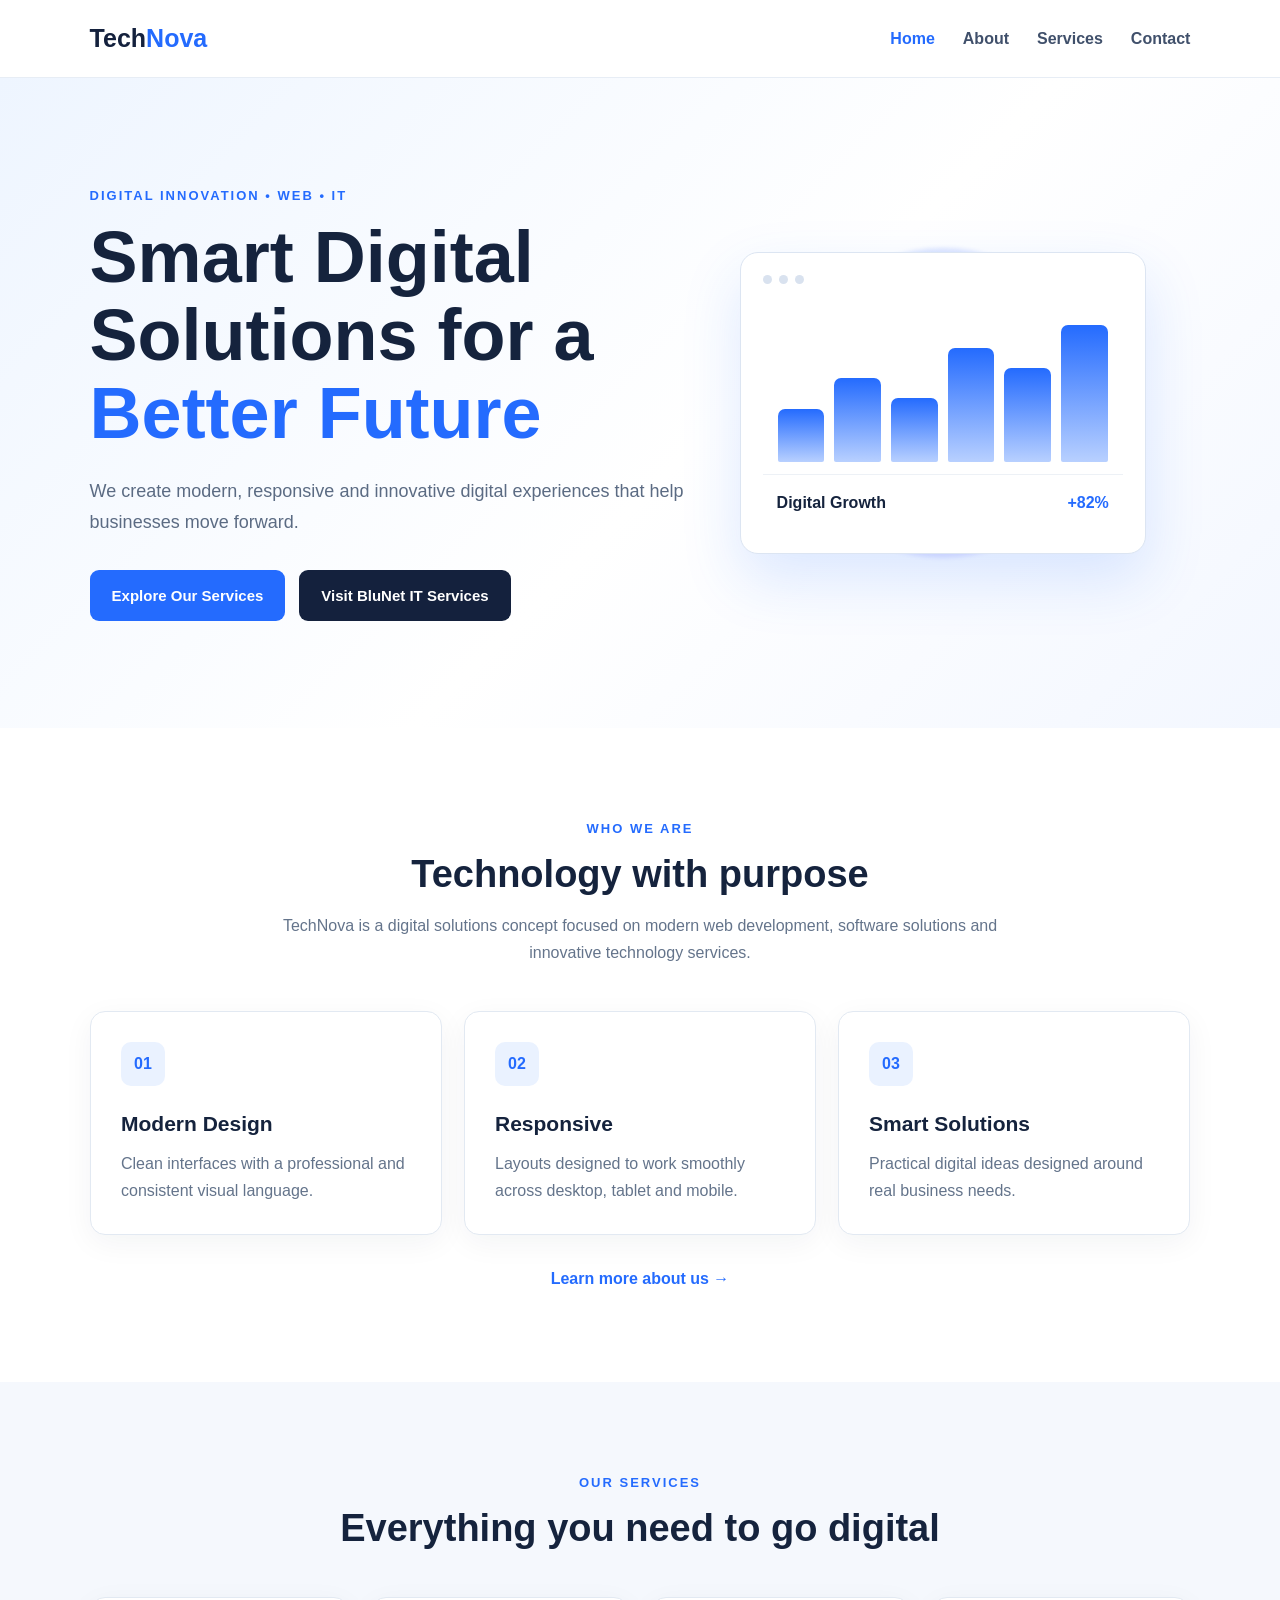
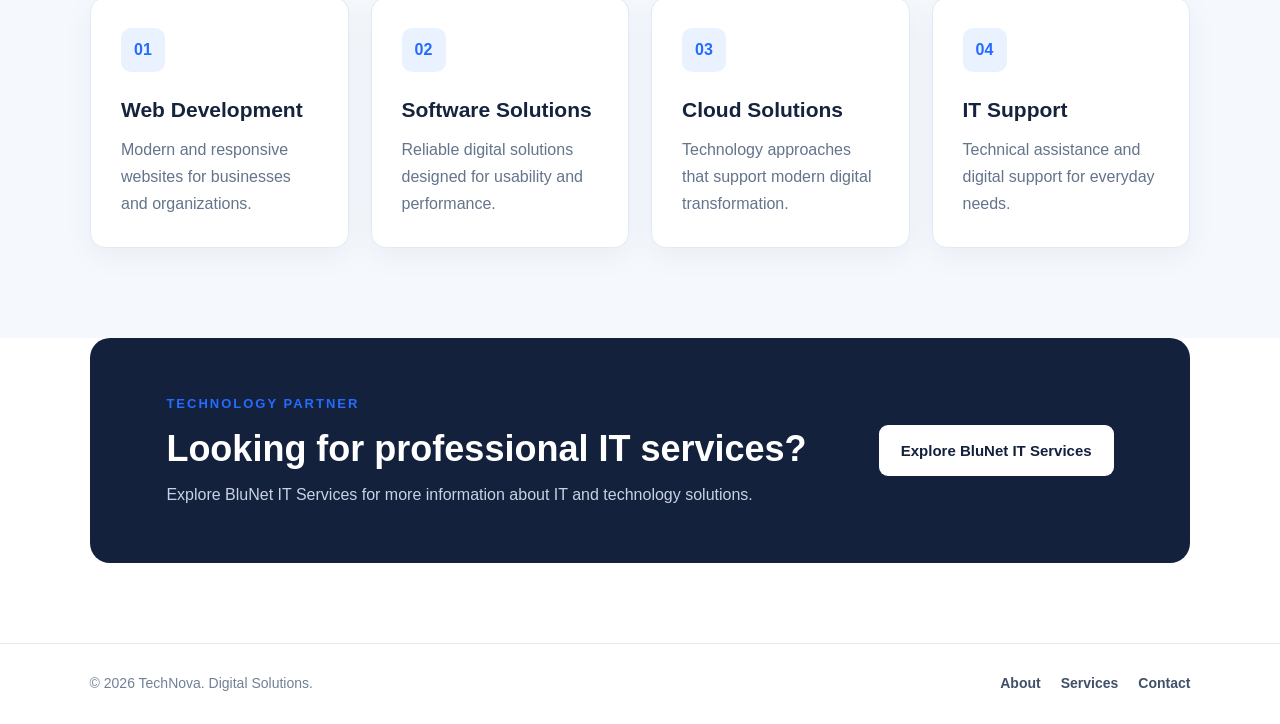
<file: index.html>
<!DOCTYPE html>
<html lang="en">
<head>
<meta charset="UTF-8">
<meta name="viewport" content="width=device-width, initial-scale=1.0">
<title>TechNova | Digital Solutions</title>
<link rel="stylesheet" href="style.css">
</head>
<body>
<header class="header">
  <a class="logo" href="index.html">Tech<span>Nova</span></a>
  <nav>
    <a class="active" href="index.html">Home</a>
    <a href="about.html">About</a>
    <a href="services.html">Services</a>
    <a href="contact.html">Contact</a>
  </nav>
</header>

<main>
<section class="hero">
  <div class="hero-content">
    <p class="eyebrow">DIGITAL INNOVATION • WEB • IT</p>
    <h1>Smart Digital Solutions for a <span>Better Future</span></h1>
    <p>We create modern, responsive and innovative digital experiences that help businesses move forward.</p>
    <div class="buttons">
      <a class="btn primary" href="services.html">Explore Our Services</a>
      <a class="btn secondary" href="https://blunetitservices.in/" target="_blank" rel="noopener">Visit BluNet IT Services</a>
    </div>
  </div>
  <div class="hero-art">
    <div class="orb"></div>
    <div class="dashboard">
      <div class="dash-top"><span></span><span></span><span></span></div>
      <div class="chart"><i></i><i></i><i></i><i></i><i></i><i></i></div>
      <div class="dash-row"><b>Digital Growth</b><strong>+82%</strong></div>
    </div>
  </div>
</section>

<section class="section">
  <div class="section-title">
    <p class="eyebrow">WHO WE ARE</p>
    <h2>Technology with purpose</h2>
    <p>TechNova is a digital solutions concept focused on modern web development, software solutions and innovative technology services.</p>
  </div>
  <div class="feature-grid">
    <article><div class="icon">01</div><h3>Modern Design</h3><p>Clean interfaces with a professional and consistent visual language.</p></article>
    <article><div class="icon">02</div><h3>Responsive</h3><p>Layouts designed to work smoothly across desktop, tablet and mobile.</p></article>
    <article><div class="icon">03</div><h3>Smart Solutions</h3><p>Practical digital ideas designed around real business needs.</p></article>
  </div>
  <a class="text-link" href="about.html">Learn more about us →</a>
</section>

<section class="section tinted">
  <div class="section-title">
    <p class="eyebrow">OUR SERVICES</p>
    <h2>Everything you need to go digital</h2>
  </div>
  <div class="cards">
    <article class="card"><div class="icon">01</div><h3>Web Development</h3><p>Modern and responsive websites for businesses and organizations.</p></article>
    <article class="card"><div class="icon">02</div><h3>Software Solutions</h3><p>Reliable digital solutions designed for usability and performance.</p></article>
    <article class="card"><div class="icon">03</div><h3>Cloud Solutions</h3><p>Technology approaches that support modern digital transformation.</p></article>
    <article class="card"><div class="icon">04</div><h3>IT Support</h3><p>Technical assistance and digital support for everyday needs.</p></article>
  </div>
</section>

<section class="cta">
  <div>
    <p class="eyebrow">TECHNOLOGY PARTNER</p>
    <h2>Looking for professional IT services?</h2>
    <p>Explore BluNet IT Services for more information about IT and technology solutions.</p>
  </div>
  <a class="btn light" href="https://blunetitservices.in/" target="_blank" rel="noopener">Explore BluNet IT Services</a>
</section>
</main>

<footer><p>© 2026 TechNova. Digital Solutions.</p><div><a href="about.html">About</a><a href="services.html">Services</a><a href="contact.html">Contact</a></div></footer>
</body>
</html>
</file>
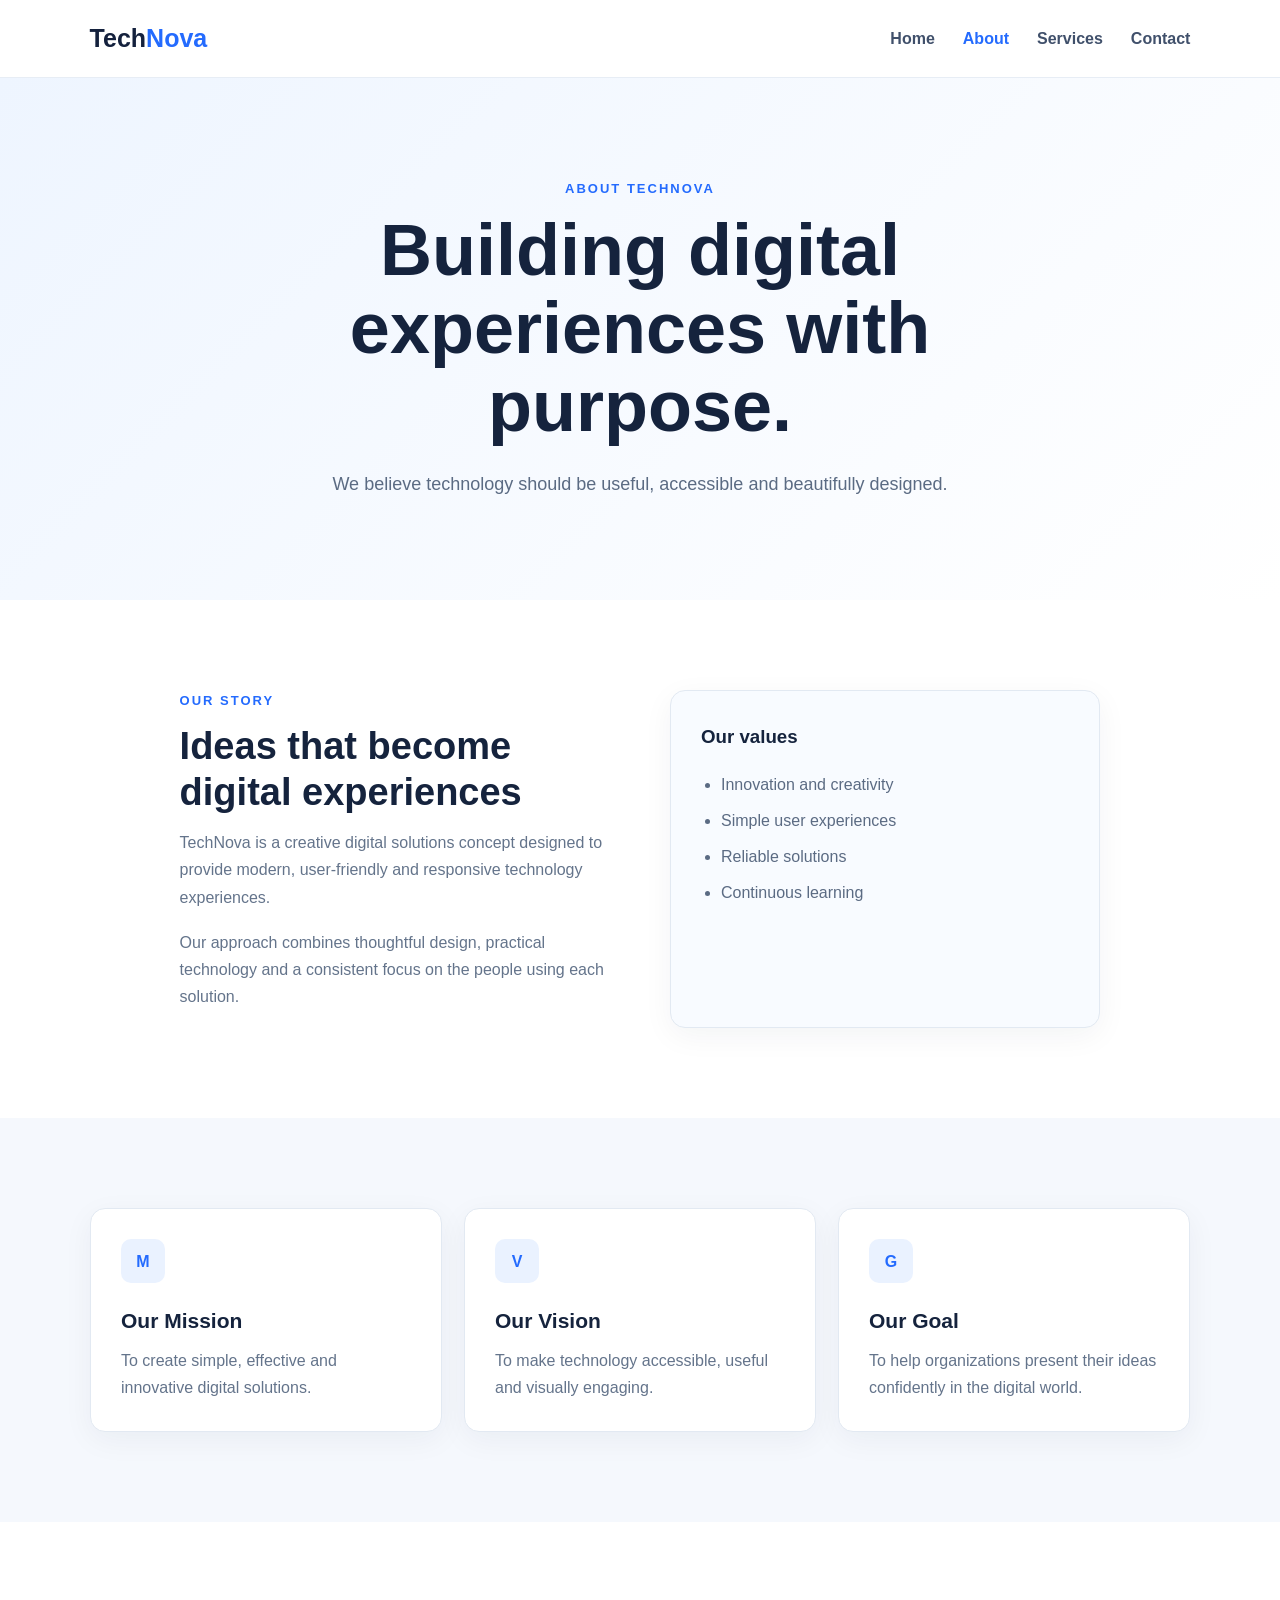
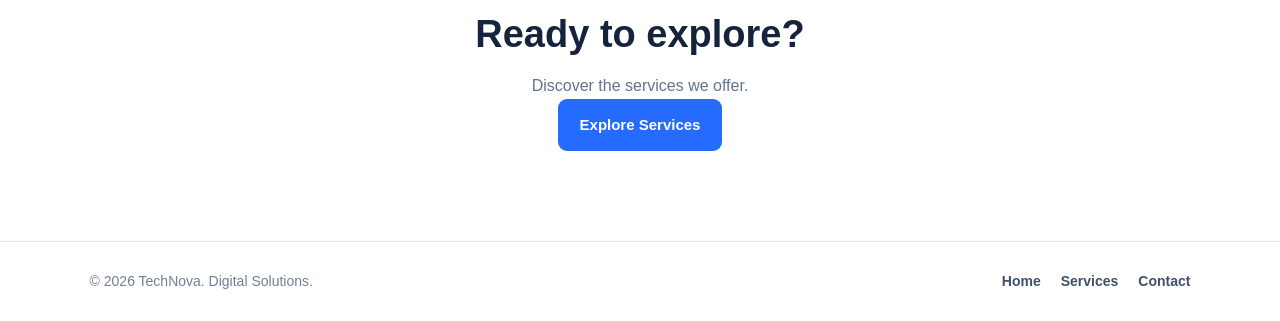
<file: about.html>
<!DOCTYPE html>
<html lang="en">
<head>
<meta charset="UTF-8"><meta name="viewport" content="width=device-width, initial-scale=1.0">
<title>About | TechNova</title><link rel="stylesheet" href="style.css">
</head>
<body>
<header class="header"><a class="logo" href="index.html">Tech<span>Nova</span></a><nav><a href="index.html">Home</a><a class="active" href="about.html">About</a><a href="services.html">Services</a><a href="contact.html">Contact</a></nav></header>
<main>
<section class="page-hero"><p class="eyebrow">ABOUT TECHNOVA</p><h1>Building digital experiences with purpose.</h1><p>We believe technology should be useful, accessible and beautifully designed.</p></section>
<section class="section two-col">
<div><p class="eyebrow">OUR STORY</p><h2>Ideas that become digital experiences</h2><p>TechNova is a creative digital solutions concept designed to provide modern, user-friendly and responsive technology experiences.</p><p>Our approach combines thoughtful design, practical technology and a consistent focus on the people using each solution.</p></div>
<div class="info-box"><h3>Our values</h3><ul><li>Innovation and creativity</li><li>Simple user experiences</li><li>Reliable solutions</li><li>Continuous learning</li></ul></div>
</section>
<section class="section tinted"><div class="feature-grid"><article><div class="icon">M</div><h3>Our Mission</h3><p>To create simple, effective and innovative digital solutions.</p></article><article><div class="icon">V</div><h3>Our Vision</h3><p>To make technology accessible, useful and visually engaging.</p></article><article><div class="icon">G</div><h3>Our Goal</h3><p>To help organizations present their ideas confidently in the digital world.</p></article></div></section>
<section class="center section"><h2>Ready to explore?</h2><p>Discover the services we offer.</p><a class="btn primary" href="services.html">Explore Services</a></section>
</main>
<footer><p>© 2026 TechNova. Digital Solutions.</p><div><a href="index.html">Home</a><a href="services.html">Services</a><a href="contact.html">Contact</a></div></footer>
</body>
</html>
</file>
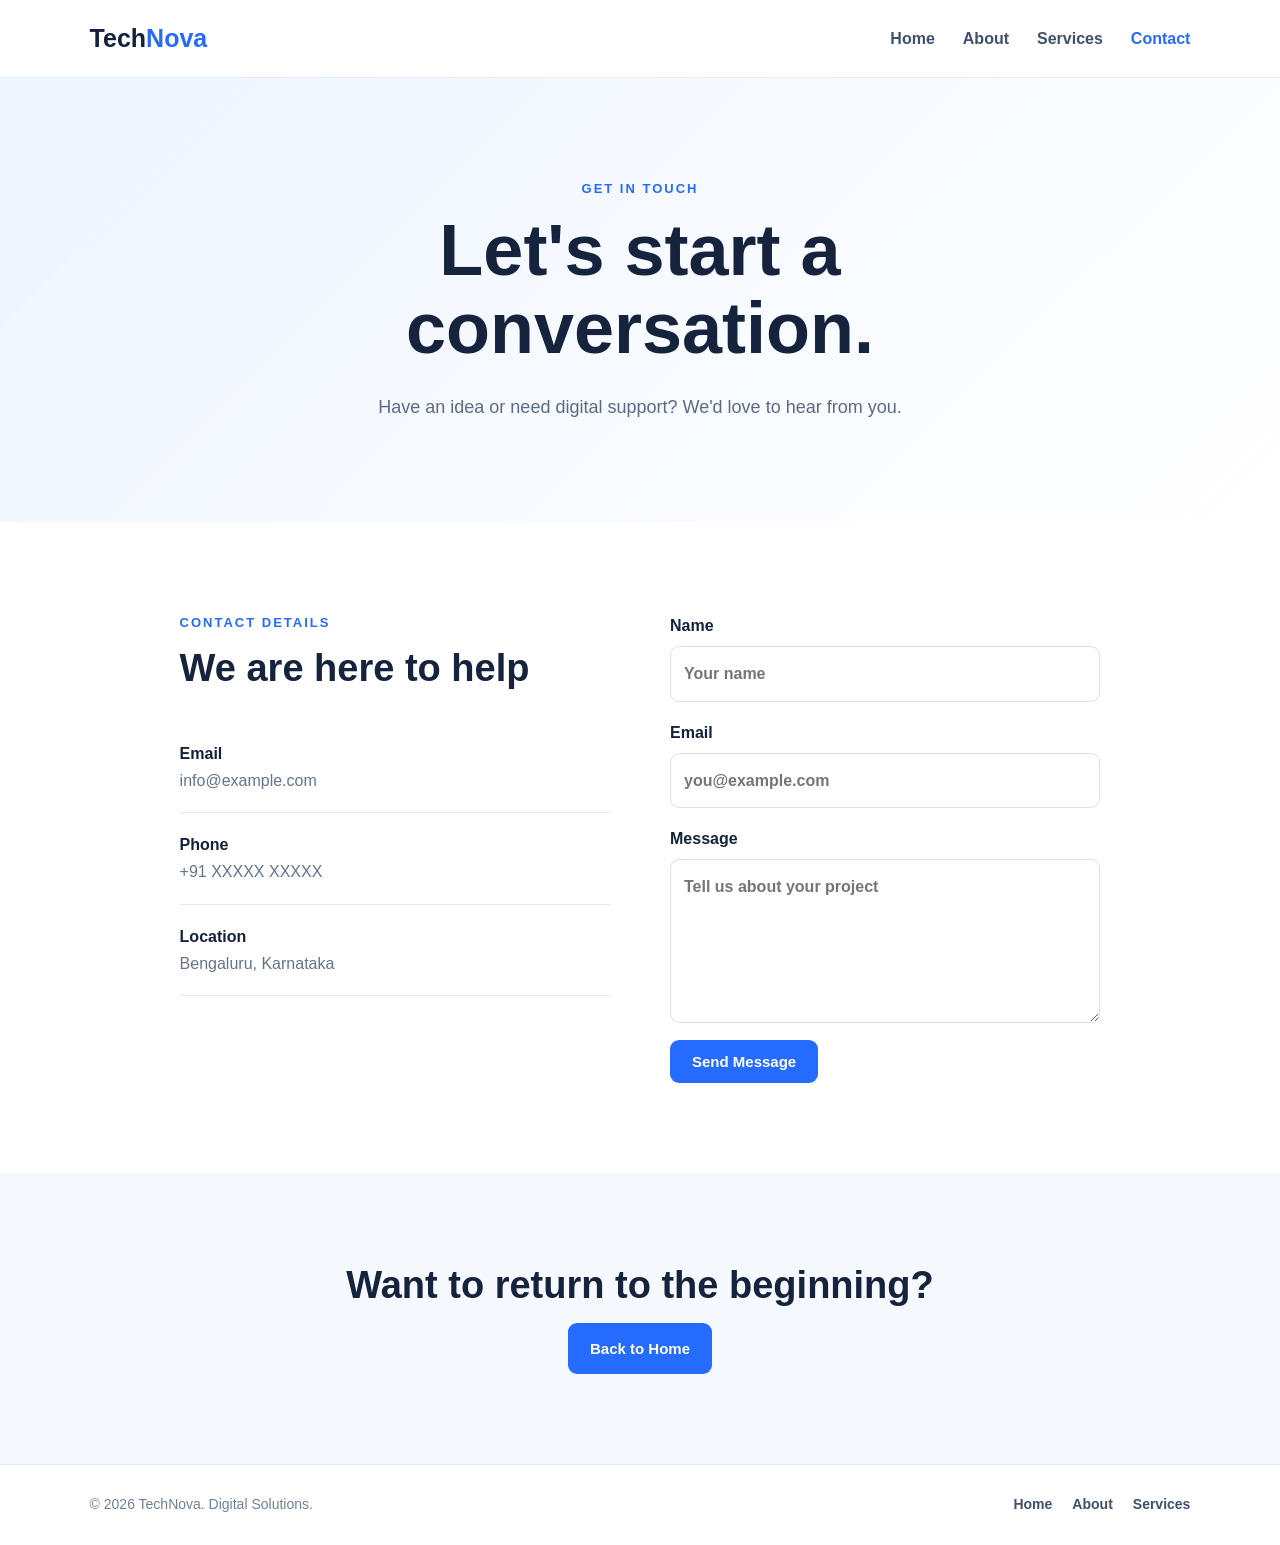
<file: contact.html>
<!DOCTYPE html>
<html lang="en">
<head>
<meta charset="UTF-8"><meta name="viewport" content="width=device-width, initial-scale=1.0">
<title>Contact | TechNova</title><link rel="stylesheet" href="style.css">
</head>
<body>
<header class="header"><a class="logo" href="index.html">Tech<span>Nova</span></a><nav><a href="index.html">Home</a><a href="about.html">About</a><a href="services.html">Services</a><a class="active" href="contact.html">Contact</a></nav></header>
<main>
<section class="page-hero"><p class="eyebrow">GET IN TOUCH</p><h1>Let's start a conversation.</h1><p>Have an idea or need digital support? We'd love to hear from you.</p></section>
<section class="section two-col">
<div><p class="eyebrow">CONTACT DETAILS</p><h2>We are here to help</h2><div class="contact-list"><div><strong>Email</strong><span>info@example.com</span></div><div><strong>Phone</strong><span>+91 XXXXX XXXXX</span></div><div><strong>Location</strong><span>Bengaluru, Karnataka</span></div></div></div>
<form class="form" onsubmit="event.preventDefault(); alert('Thank you! This demo form has been submitted.');"><label>Name<input type="text" placeholder="Your name" required></label><label>Email<input type="email" placeholder="you@example.com" required></label><label>Message<textarea rows="5" placeholder="Tell us about your project" required></textarea></label><button class="btn primary" type="submit">Send Message</button></form>
</section>
<section class="center section tinted"><h2>Want to return to the beginning?</h2><a class="btn primary" href="index.html">Back to Home</a></section>
</main>
<footer><p>© 2026 TechNova. Digital Solutions.</p><div><a href="index.html">Home</a><a href="about.html">About</a><a href="services.html">Services</a></div></footer>
</body>
</html>
</file>
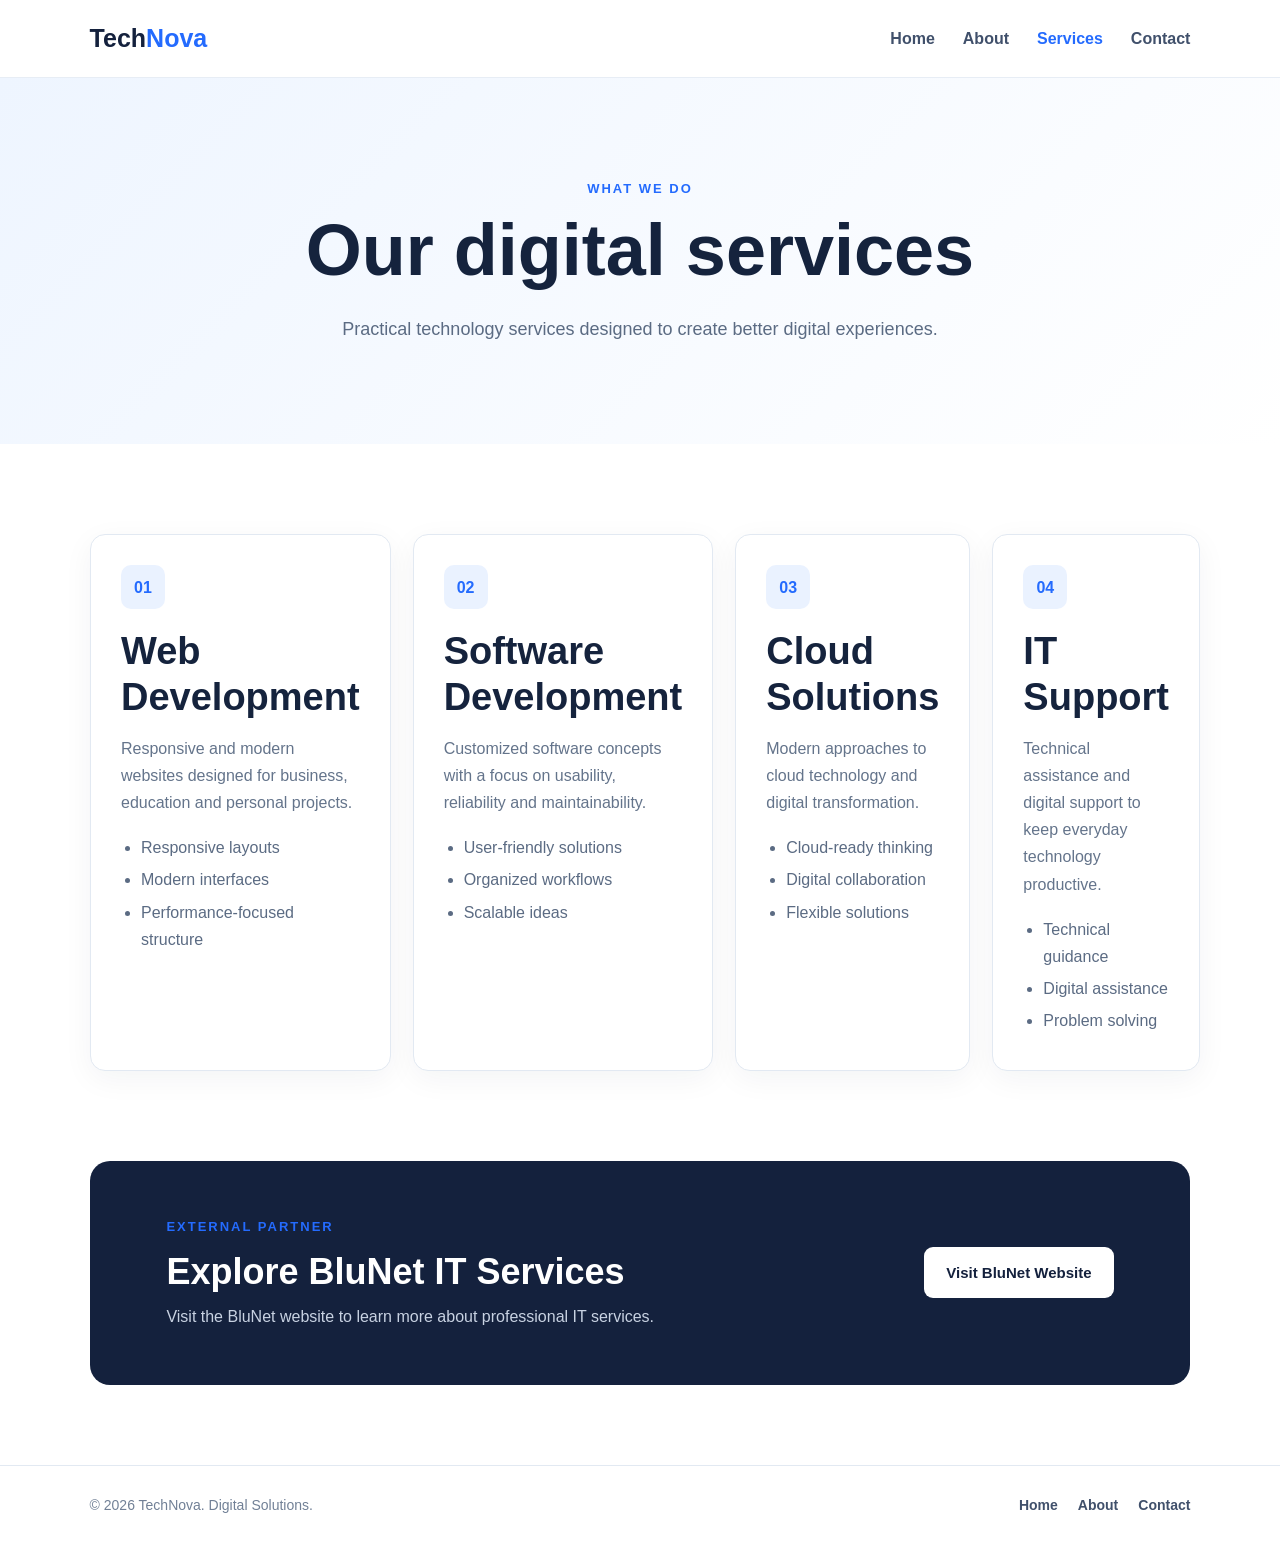
<file: services.html>
<!DOCTYPE html>
<html lang="en">
<head>
<meta charset="UTF-8"><meta name="viewport" content="width=device-width, initial-scale=1.0">
<title>Services | TechNova</title><link rel="stylesheet" href="style.css">
</head>
<body>
<header class="header"><a class="logo" href="index.html">Tech<span>Nova</span></a><nav><a href="index.html">Home</a><a href="about.html">About</a><a class="active" href="services.html">Services</a><a href="contact.html">Contact</a></nav></header>
<main>
<section class="page-hero"><p class="eyebrow">WHAT WE DO</p><h1>Our digital services</h1><p>Practical technology services designed to create better digital experiences.</p></section>
<section class="section"><div class="cards">
<article class="card large"><div class="icon">01</div><h2>Web Development</h2><p>Responsive and modern websites designed for business, education and personal projects.</p><ul><li>Responsive layouts</li><li>Modern interfaces</li><li>Performance-focused structure</li></ul></article>
<article class="card large"><div class="icon">02</div><h2>Software Development</h2><p>Customized software concepts with a focus on usability, reliability and maintainability.</p><ul><li>User-friendly solutions</li><li>Organized workflows</li><li>Scalable ideas</li></ul></article>
<article class="card large"><div class="icon">03</div><h2>Cloud Solutions</h2><p>Modern approaches to cloud technology and digital transformation.</p><ul><li>Cloud-ready thinking</li><li>Digital collaboration</li><li>Flexible solutions</li></ul></article>
<article class="card large"><div class="icon">04</div><h2>IT Support</h2><p>Technical assistance and digital support to keep everyday technology productive.</p><ul><li>Technical guidance</li><li>Digital assistance</li><li>Problem solving</li></ul></article>
</div></section>
<section class="cta"><div><p class="eyebrow">EXTERNAL PARTNER</p><h2>Explore BluNet IT Services</h2><p>Visit the BluNet website to learn more about professional IT services.</p></div><a class="btn light" href="https://blunetitservices.in/" target="_blank" rel="noopener">Visit BluNet Website</a></section>
</main>
<footer><p>© 2026 TechNova. Digital Solutions.</p><div><a href="index.html">Home</a><a href="about.html">About</a><a href="contact.html">Contact</a></div></footer>
</body>
</html>
</file>
<file: style.css>
*{box-sizing:border-box;margin:0;padding:0}html{scroll-behavior:smooth}body{font-family:Arial,Helvetica,sans-serif;color:#15233d;background:#fff;line-height:1.7}.header{height:78px;display:flex;align-items:center;justify-content:space-between;padding:0 7%;border-bottom:1px solid #e7edf5;background:#fff;position:sticky;top:0;z-index:10}.logo{font-size:25px;font-weight:800;color:#14213d;text-decoration:none}.logo span{color:#246bfe}nav{display:flex;gap:28px}nav a,footer a{color:#40506b;text-decoration:none;font-weight:600}nav a:hover,nav .active{color:#246bfe}.hero{min-height:650px;padding:90px 7%;display:grid;grid-template-columns:1.1fr .9fr;align-items:center;background:linear-gradient(135deg,#eef5ff,#fff 55%,#f3f7ff)}.eyebrow{font-size:13px;letter-spacing:2px;color:#246bfe;font-weight:800;margin-bottom:12px}.hero h1,.page-hero h1{font-size:clamp(42px,6vw,72px);line-height:1.08;max-width:800px;margin-bottom:24px}.hero h1 span{color:#246bfe}.hero p:not(.eyebrow),.page-hero p:not(.eyebrow){font-size:18px;color:#5b6b83;max-width:650px}.buttons{display:flex;gap:14px;flex-wrap:wrap;margin-top:32px}.btn{display:inline-block;padding:13px 22px;border-radius:9px;text-decoration:none;font-weight:700;border:0;cursor:pointer;font-size:15px}.primary{background:#246bfe;color:#fff}.secondary{background:#14213d;color:#fff}.light{background:#fff;color:#14213d}.hero-art{min-height:420px;position:relative;display:grid;place-items:center}.orb{position:absolute;width:310px;height:310px;border-radius:50%;background:linear-gradient(135deg,#246bfe,#7b61ff);opacity:.16;filter:blur(2px)}.dashboard{width:82%;max-width:420px;background:#fff;border:1px solid #dce5f2;border-radius:18px;padding:22px;box-shadow:0 25px 60px rgba(36,107,254,.15);position:relative}.dash-top{display:flex;gap:7px}.dash-top span{width:9px;height:9px;border-radius:50%;background:#d9e2ef}.chart{height:190px;display:flex;align-items:end;gap:10px;padding:25px 15px 12px}.chart i{display:block;flex:1;border-radius:7px 7px 2px 2px;background:linear-gradient(#246bfe,#b8d0ff)}.chart i:nth-child(1){height:35%}.chart i:nth-child(2){height:55%}.chart i:nth-child(3){height:42%}.chart i:nth-child(4){height:75%}.chart i:nth-child(5){height:62%}.chart i:nth-child(6){height:90%}.dash-row{display:flex;justify-content:space-between;padding:14px;border-top:1px solid #edf1f6}.dash-row strong{color:#246bfe}.section{padding:90px 7%}.section-title{text-align:center;max-width:760px;margin:0 auto 45px}.section-title h2,.section h2{font-size:38px;line-height:1.2;margin-bottom:14px}.section-title>p:last-child,.section>p{color:#64748b}.feature-grid,.cards{display:grid;grid-template-columns:repeat(3,1fr);gap:22px;max-width:1100px;margin:auto}.cards{grid-template-columns:repeat(4,1fr)}.feature-grid article,.card,.info-box{padding:30px;border:1px solid #e2e9f2;border-radius:15px;background:#fff;box-shadow:0 8px 30px rgba(20,33,61,.05)}.card.large{min-height:330px}.card ul,.info-box ul{margin:18px 0 0 20px;color:#5b6b83}.card li{margin:5px 0}.icon{width:44px;height:44px;border-radius:10px;background:#eaf2ff;color:#246bfe;display:grid;place-items:center;font-weight:800;margin-bottom:20px}.feature-grid h3,.card h3{font-size:21px;margin-bottom:8px}.feature-grid p,.card p{color:#64748b}.text-link{display:block;text-align:center;margin-top:30px;color:#246bfe;text-decoration:none;font-weight:800}.tinted{background:#f5f8fd}.cta{margin:0 7% 80px;padding:55px 6%;border-radius:20px;background:#14213d;color:#fff;display:flex;align-items:center;justify-content:space-between;gap:30px}.cta h2{font-size:36px;line-height:1.2;margin-bottom:10px}.cta p:not(.eyebrow){color:#c8d2e2}.page-hero{padding:100px 7%;background:linear-gradient(135deg,#eef5ff,#fff);text-align:center}.page-hero h1,.page-hero p:not(.eyebrow){margin-left:auto;margin-right:auto}.two-col{display:grid;grid-template-columns:1fr 1fr;gap:60px;max-width:1100px;margin:auto}.two-col>div>p:not(.eyebrow){color:#64748b;margin-bottom:18px}.info-box{background:#f8fbff}.info-box li{margin:9px 0}.center{text-align:center}.contact-list{margin-top:30px}.contact-list div{padding:18px 0;border-bottom:1px solid #e2e9f2;display:flex;flex-direction:column}.contact-list strong{color:#14213d}.contact-list span{color:#64748b}.form{display:flex;flex-direction:column;gap:17px}.form label{font-weight:700}.form input,.form textarea{width:100%;display:block;margin-top:7px;border:1px solid #d9e2ee;border-radius:9px;padding:13px;font:inherit;outline:none}.form input:focus,.form textarea:focus{border-color:#246bfe}.form button{align-self:flex-start}footer{padding:28px 7%;border-top:1px solid #e2e9f2;display:flex;justify-content:space-between;gap:20px;color:#718096;font-size:14px}footer div{display:flex;gap:20px}@media(max-width:850px){.hero{grid-template-columns:1fr;padding-top:65px}.hero-art{display:none}.feature-grid,.cards{grid-template-columns:1fr 1fr}.two-col{grid-template-columns:1fr}.cta{flex-direction:column;align-items:flex-start}.header{padding:0 5%;}nav{gap:12px;font-size:14px}}@media(max-width:560px){.header{height:auto;padding:18px 5%;flex-direction:column;gap:12px}.hero h1,.page-hero h1{font-size:42px}.feature-grid,.cards{grid-template-columns:1fr}.section{padding:65px 5%}.page-hero{padding:70px 5%}.cta{margin:0 5% 60px;padding:40px 7%}footer{flex-direction:column}nav{flex-wrap:wrap;justify-content:center}}
</file>
